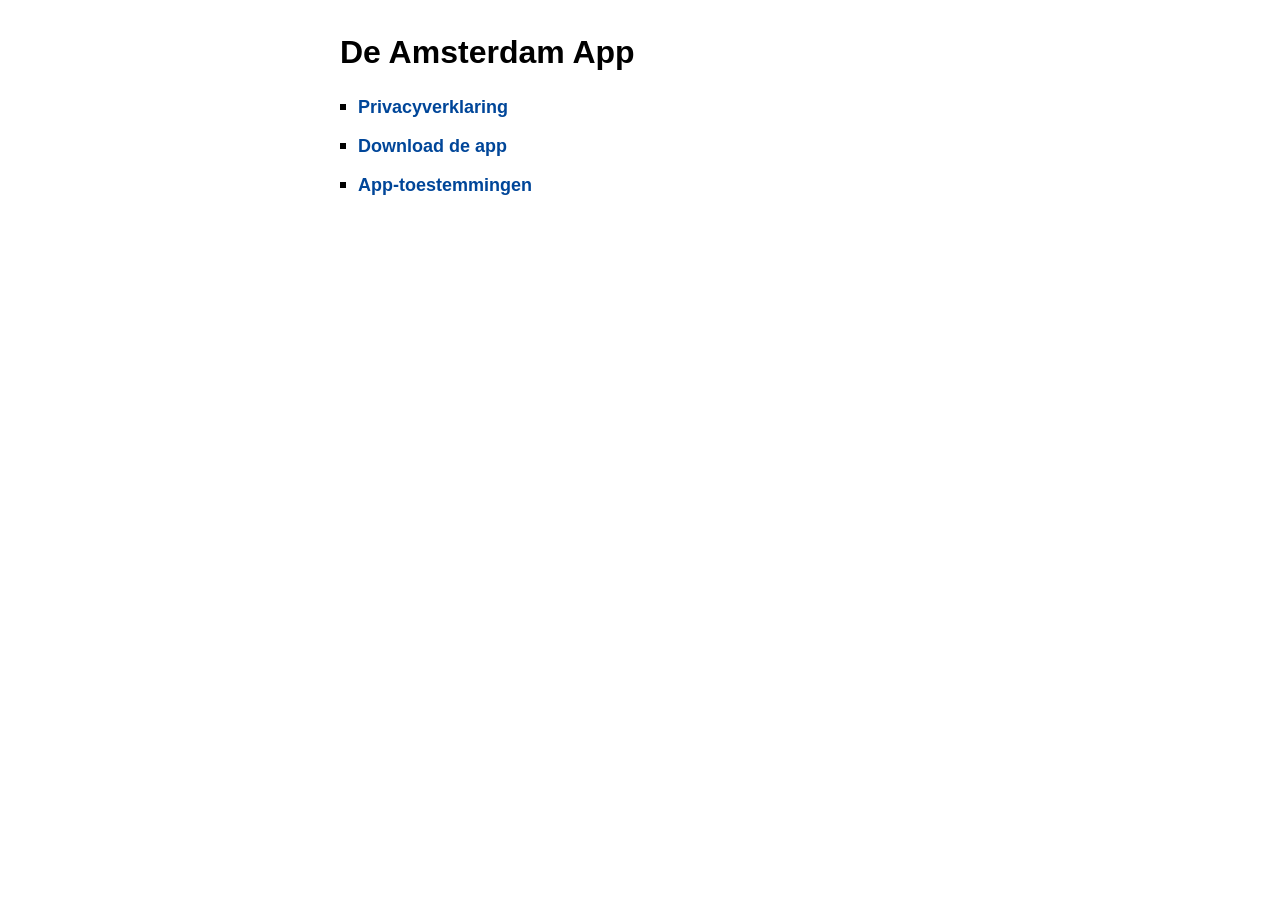
<file: static/index.html>
<!DOCTYPE html>
<html lang="nl">
  <head>
    <title>Amsterdam App</title>
    <meta charset="utf-8" />
    <meta
      name="robots"
      content="noindex" />
    <meta
      name="viewport"
      content="width=device-width, initial-scale=1.0" />
    <link
      rel="stylesheet"
      href="main.css" />
  </head>

  <body>
    <div class="container">
      <article class="content">
        <div class="column">
          <h1>De Amsterdam App</h1>
          <ul class="list">
            <li class="listItem">
              <div class="listBullet"></div>
              <p class="body">
                <a href="privacyverklaring/">Privacyverklaring</a>
              </p>
            </li>
            <li class="listItem">
              <div class="listBullet"></div>
              <p class="body"><a href="download/">Download de app</a></p>
            </li>
            <li class="listItem">
              <div class="listBullet"></div>
              <p class="body">
                <a href="app-toestemmingen/">App-toestemmingen</a>
              </p>
            </li>
          </ul>
        </div>
      </article>
    </div>
  </body>
</html>
</file>
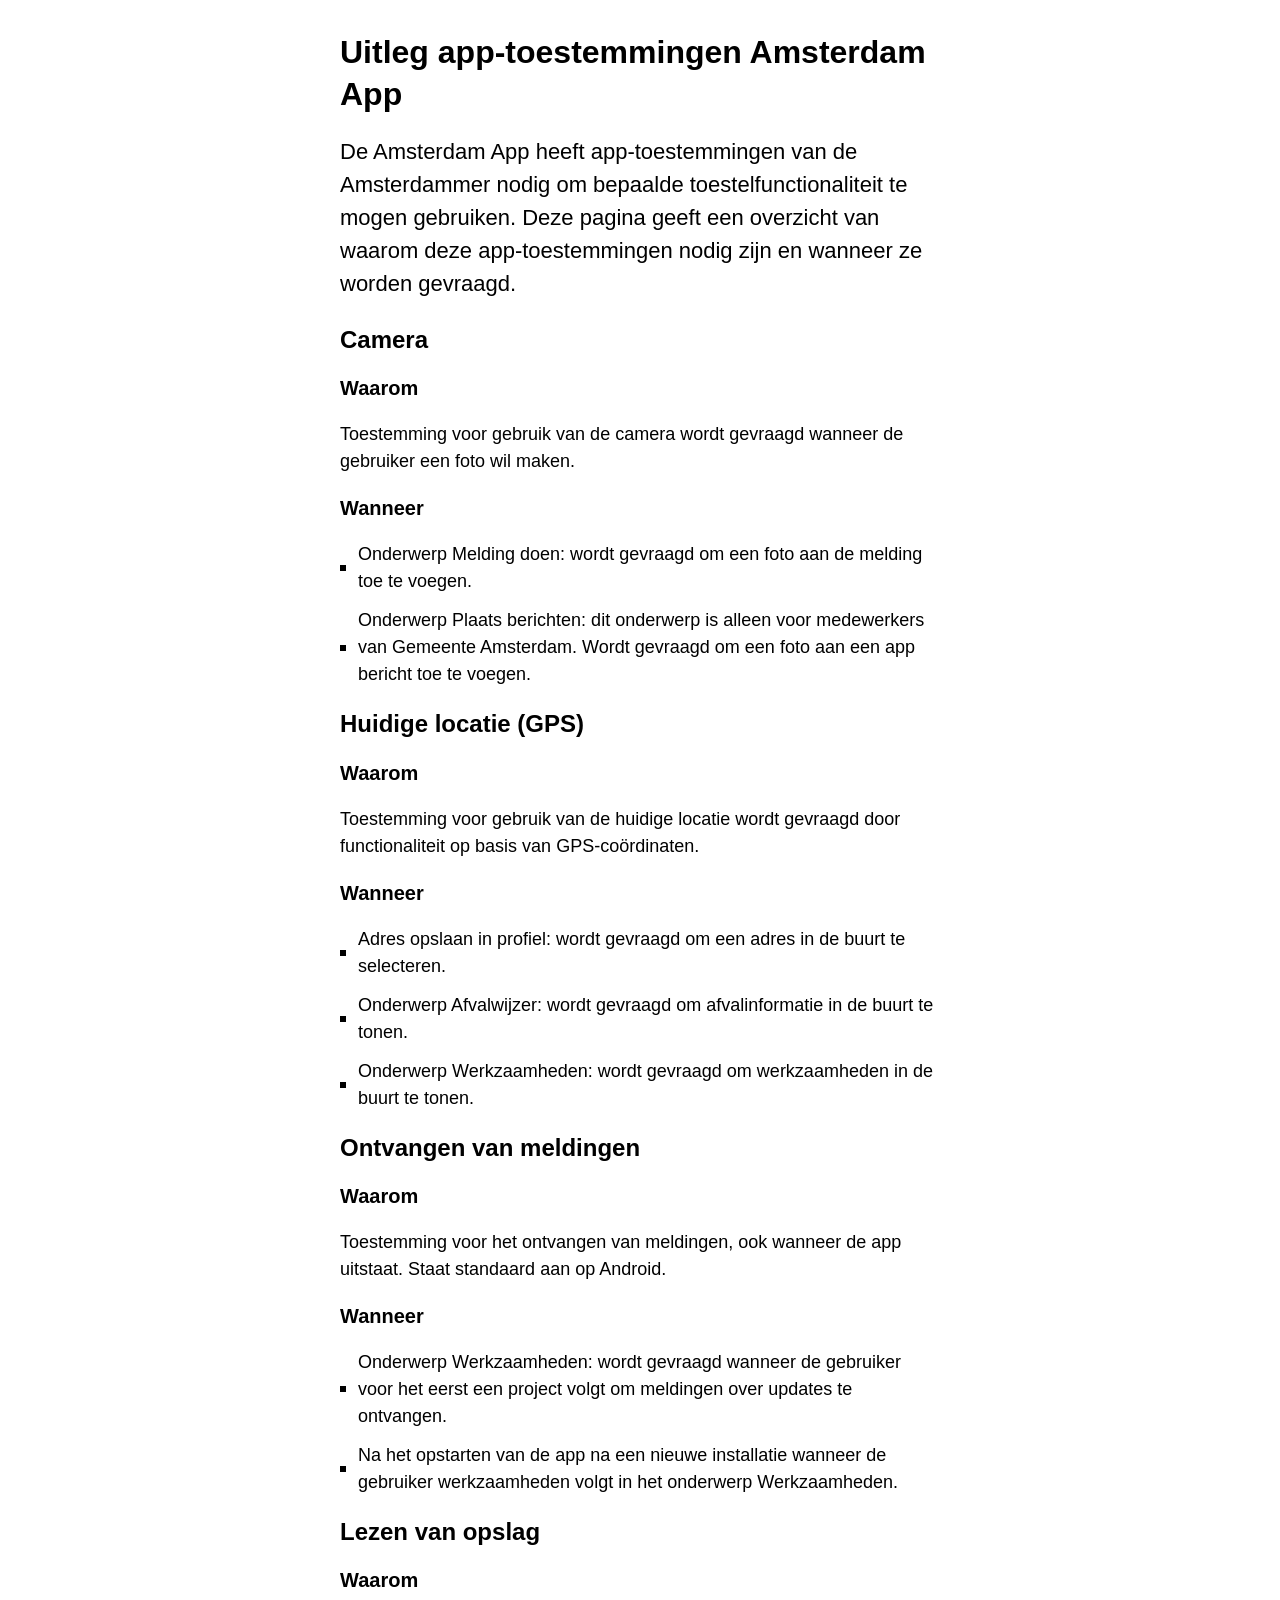
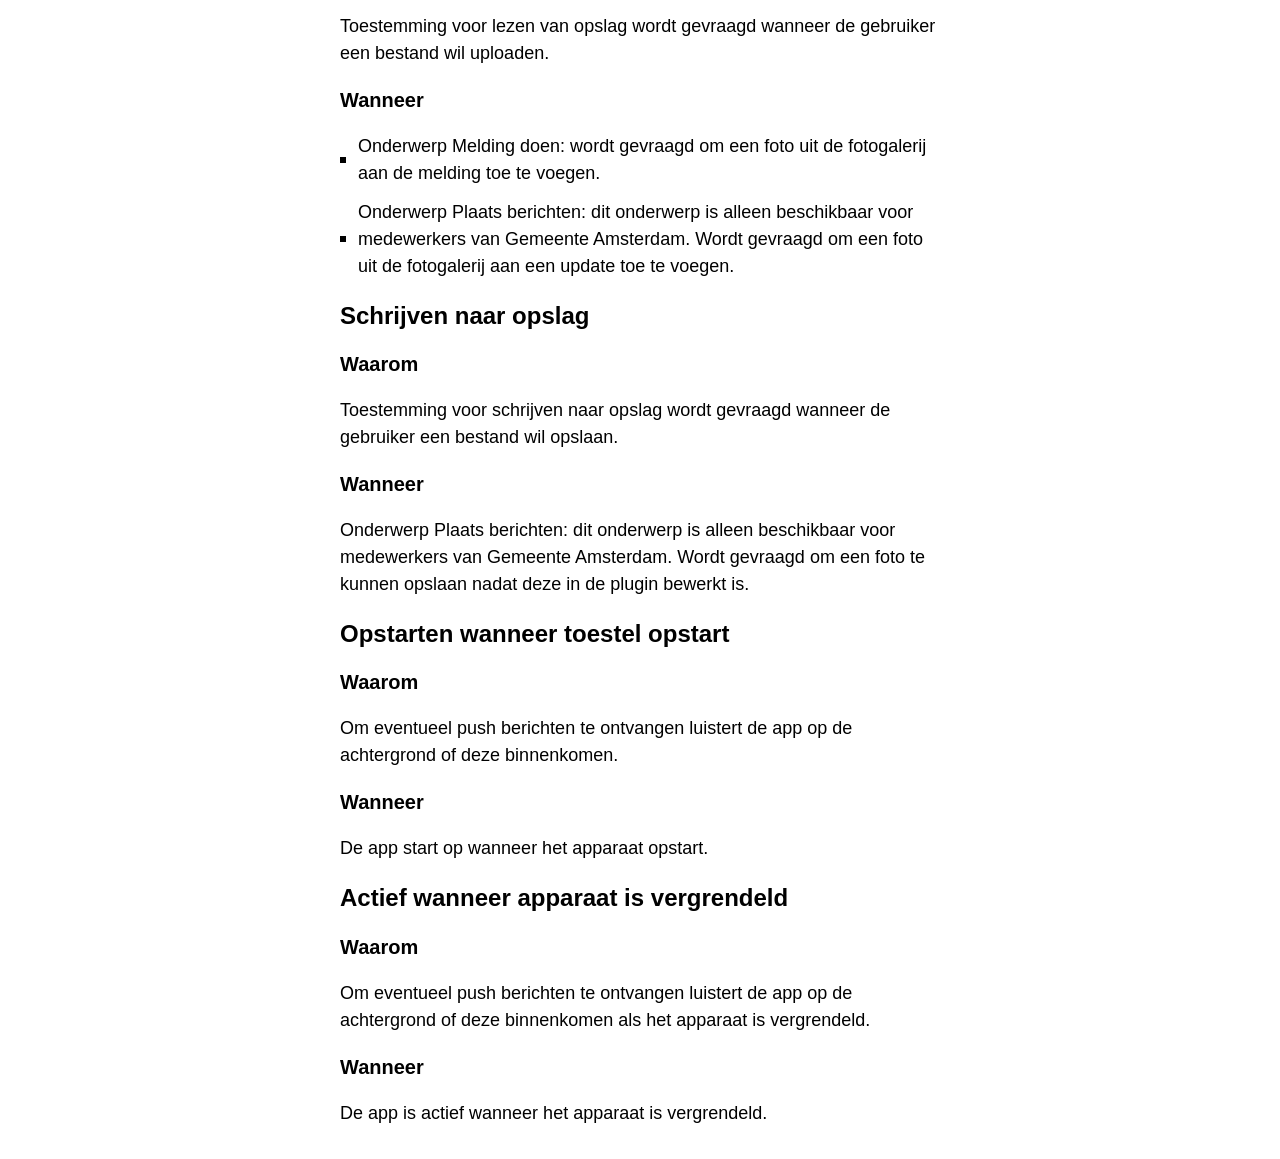
<file: static/app-toestemmingen/index.html>
<!DOCTYPE html>
<html lang="nl">
  <head>
    <title>Amsterdam App</title>
    <meta charset="utf-8" />
    <meta
      name="robots"
      content="noindex" />
    <meta
      name="viewport"
      content="width=device-width, initial-scale=1.0" />
    <link
      rel="stylesheet"
      href="../main.css" />
  </head>

  <body>
    <div class="container">
      <article class="content">
        <div class="column">
          <h1>Uitleg app-toestemmingen Amsterdam App</h1>
          <p class="intro">
            De Amsterdam App heeft app-toestemmingen van de Amsterdammer nodig
            om bepaalde toestelfunctionaliteit te mogen gebruiken. Deze pagina
            geeft een overzicht van waarom deze app-toestemmingen nodig zijn en
            wanneer ze worden gevraagd.
          </p>
        </div>
        <div class="column">
          <h3>Camera</h3>
          <h4>Waarom</h4>
          <p class="body">
            Toestemming voor gebruik van de camera wordt gevraagd wanneer de
            gebruiker een foto wil maken.
          </p>
          <h4>Wanneer</h4>
          <ul class="list">
            <li class="listItem">
              <div class="listBullet"></div>
              <p class="body">
                Onderwerp Melding doen: wordt gevraagd om een foto aan de
                melding toe te voegen.
              </p>
            </li>
            <li class="listItem">
              <div class="listBullet"></div>
              <p class="body">
                Onderwerp Plaats berichten: dit onderwerp is alleen voor
                medewerkers van Gemeente Amsterdam. Wordt gevraagd om een foto
                aan een app bericht toe te voegen.
              </p>
            </li>
          </ul>
          <h3>Huidige locatie (GPS)</h3>
          <h4>Waarom</h4>
          <p class="body">
            Toestemming voor gebruik van de huidige locatie wordt gevraagd door
            functionaliteit op basis van GPS-coördinaten.
          </p>
          <h4>Wanneer</h4>
          <ul class="list">
            <li class="listItem">
              <div class="listBullet"></div>
              <p class="body">
                Adres opslaan in profiel: wordt gevraagd om een adres in de
                buurt te selecteren.
              </p>
            </li>
            <li class="listItem">
              <div class="listBullet"></div>
              <p class="body">
                Onderwerp Afvalwijzer: wordt gevraagd om afvalinformatie in de
                buurt te tonen.
              </p>
            </li>
            <li class="listItem">
              <div class="listBullet"></div>
              <p class="body">
                Onderwerp Werkzaamheden: wordt gevraagd om werkzaamheden in de
                buurt te tonen.
              </p>
            </li>
          </ul>
          <h3>Ontvangen van meldingen</h3>
          <h4>Waarom</h4>
          <p class="body">
            Toestemming voor het ontvangen van meldingen, ook wanneer de app
            uitstaat. Staat standaard aan op Android.
          </p>
          <h4>Wanneer</h4>
          <ul class="list">
            <li class="listItem">
              <div class="listBullet"></div>
              <p class="body">
                Onderwerp Werkzaamheden: wordt gevraagd wanneer de gebruiker
                voor het eerst een project volgt om meldingen over updates te
                ontvangen.
              </p>
            </li>
            <li class="listItem">
              <div class="listBullet"></div>
              <p class="body">
                Na het opstarten van de app na een nieuwe installatie wanneer de
                gebruiker werkzaamheden volgt in het onderwerp Werkzaamheden.
              </p>
            </li>
          </ul>
          <h3>Lezen van opslag</h3>
          <h4>Waarom</h4>
          <p class="body">
            Toestemming voor lezen van opslag wordt gevraagd wanneer de
            gebruiker een bestand wil uploaden.
          </p>
          <h4>Wanneer</h4>
          <ul class="list">
            <li class="listItem">
              <div class="listBullet"></div>
              <p class="body">
                Onderwerp Melding doen: wordt gevraagd om een foto uit de
                fotogalerij aan de melding toe te voegen.
              </p>
            </li>
            <li class="listItem">
              <div class="listBullet"></div>
              <p class="body">
                Onderwerp Plaats berichten: dit onderwerp is alleen beschikbaar
                voor medewerkers van Gemeente Amsterdam. Wordt gevraagd om een
                foto uit de fotogalerij aan een update toe te voegen.
              </p>
            </li>
          </ul>
          <h3>Schrijven naar opslag</h3>
          <h4>Waarom</h4>
          <p class="body">
            Toestemming voor schrijven naar opslag wordt gevraagd wanneer de
            gebruiker een bestand wil opslaan.
          </p>
          <h4>Wanneer</h4>
          <p class="body">
            Onderwerp Plaats berichten: dit onderwerp is alleen beschikbaar voor
            medewerkers van Gemeente Amsterdam. Wordt gevraagd om een foto te
            kunnen opslaan nadat deze in de plugin bewerkt is.
          </p>
          <h3>Opstarten wanneer toestel opstart</h3>
          <h4>Waarom</h4>
          <p class="body">
            Om eventueel push berichten te ontvangen luistert de app op de
            achtergrond of deze binnenkomen.
          </p>
          <h4>Wanneer</h4>
          <p class="body">De app start op wanneer het apparaat opstart.</p>
          <h3>Actief wanneer apparaat is vergrendeld</h3>
          <h4>Waarom</h4>
          <p class="body">
            Om eventueel push berichten te ontvangen luistert de app op de
            achtergrond of deze binnenkomen als het apparaat is vergrendeld.
          </p>
          <h4>Wanneer</h4>
          <p class="body">
            De app is actief wanneer het apparaat is vergrendeld.
          </p>
        </div>
      </article>
    </div>
  </body>
</html>
</file>
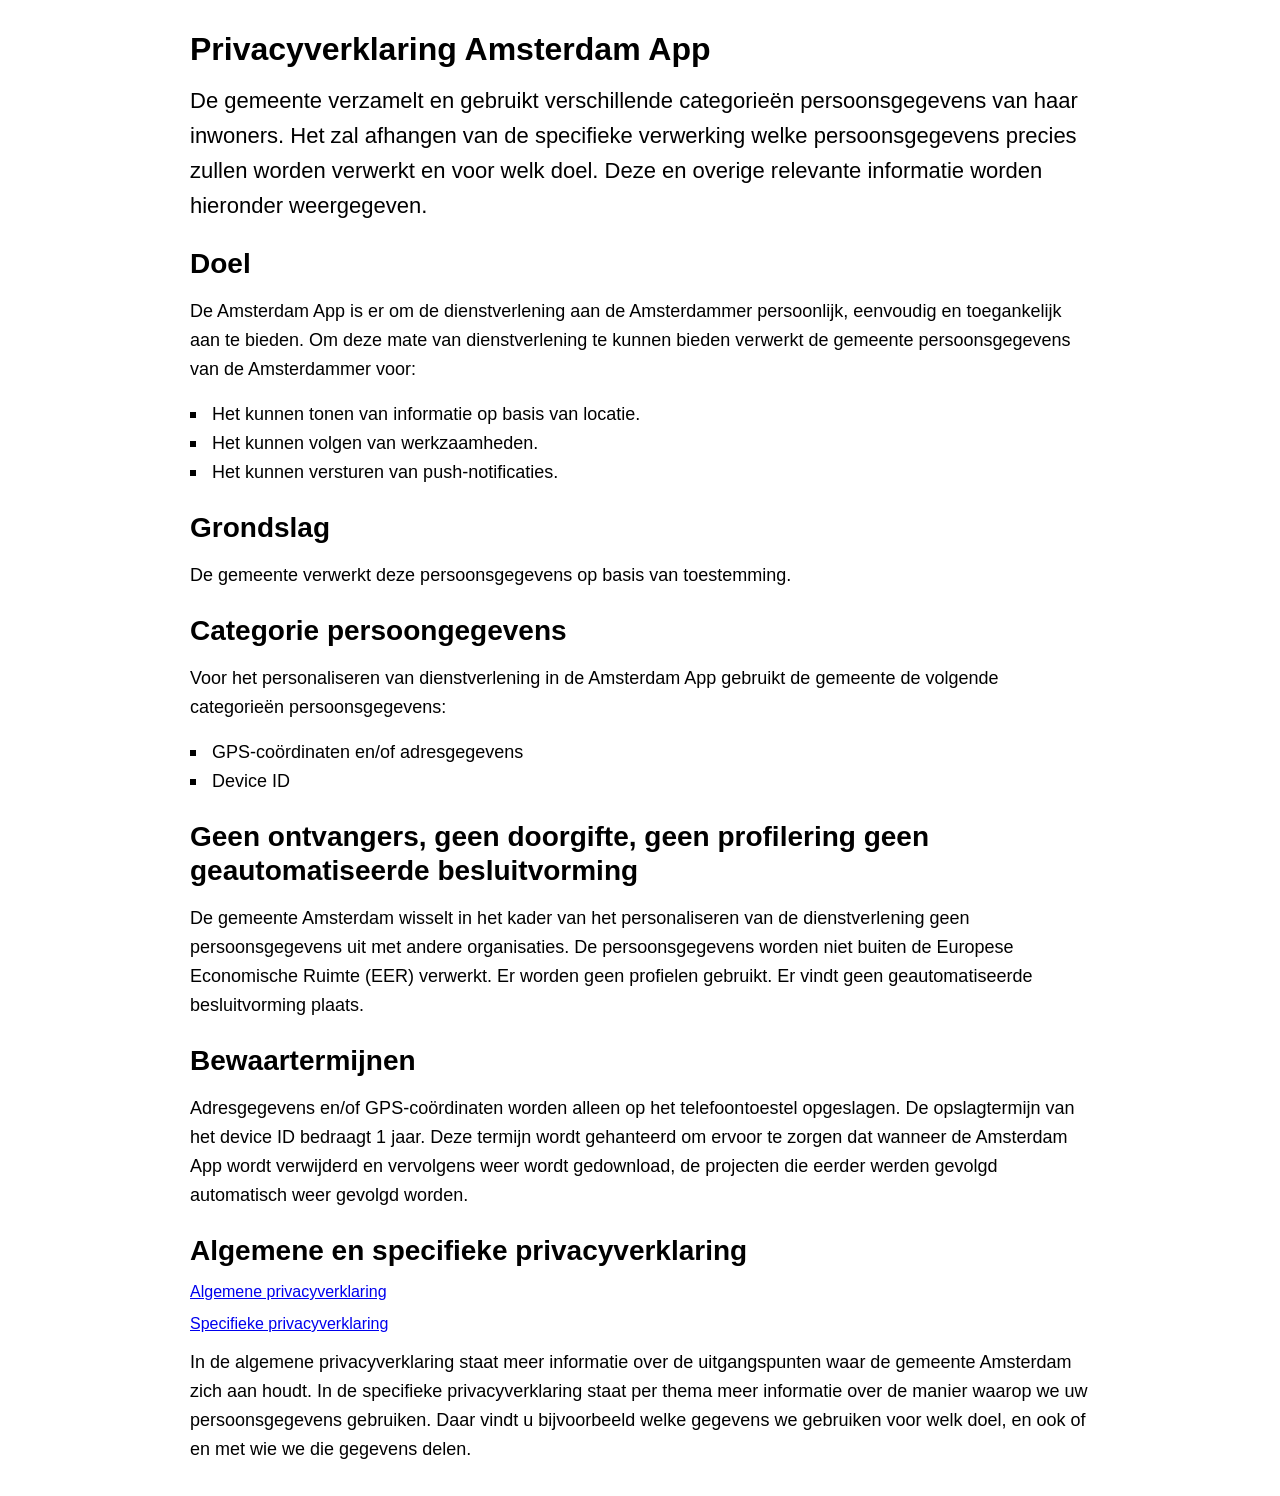
<file: static/privacy-statement/index.html>
<!DOCTYPE html>
<html lang="en">
<head>
    <meta charset="UTF-8">
    <meta name="viewport" content="width=device-width, initial-scale=1.0">
    <title>Amsterdam App | Privacy Verklaring</title>
</head>
<style>    
    html, body, div, span, applet, object, iframe,
    h1, h2, h3, h4, h5, h6, p, blockquote, pre,
    a, abbr, acronym, address, big, cite, code,
    del, dfn, em, img, ins, kbd, q, s, samp,
    small, strike, strong, sub, sup, tt, var,
    b, u, i, center,
    dl, dt, dd, ol, ul, li,
    fieldset, form, label, legend,
    table, caption, tbody, tfoot, thead, tr, th, td,
    article, aside, canvas, details, embed, 
    figure, figcaption, footer, header, hgroup, 
    menu, nav, output, ruby, section, summary,
    time, mark, audio, video {
        margin: 0;
        padding: 0;
        border: 0;
        font-size: 100%;
        font: inherit;
        vertical-align: baseline;
    }
    article, aside, details, figcaption, figure, 
    footer, header, hgroup, menu, nav, section {
        display: block;
    }
    body {
        line-height: 1;
    }
    ol, ul {
        list-style: none;
    }


    /* Custom CSS below */
    body {
        font-family: Arial, Helvetica, sans-serif;
    }
    
    .container {
        display: flex;
        justify-content: center;
        padding-top: 32px;
        padding-bottom: 32px;
    }
    .content {
        flex: 1;
        display: flex;
        flex-direction: column;
        gap: 24px;
        width: 100%;
        max-width: 900px;
    }
    
    .column {
        display: flex;
        flex-direction: column;
        gap: 16px;
    }
    
    h1 {
        font-size: 32px;
        line-height: 35px;
        font-weight: bold;
    }
    h2 {
        font-size: 28px;
        line-height: 34px;
        font-weight: bold;
    }
    
    .intro {
        font-size: 22px;
        line-height: 35px;
    }
    .body {
        font-size: 18px;
        line-height: 29px;
    }
    .listItem {
        display: flex;
        align-items: center;
        gap: 16px;
    }
    .listBullet {
        width: 6px;
        height: 6px;
        background-color: black;
    }
</style>
<body>
    <div class="container">
        <div class="content">
            <div class="column">
                <h1>Privacyverklaring Amsterdam App</h1>
                <p class="intro">De gemeente verzamelt en gebruikt verschillende categorieën persoonsgegevens van haar inwoners. Het zal afhangen van de specifieke verwerking welke persoonsgegevens precies zullen worden verwerkt en voor welk doel. Deze en overige relevante informatie worden hieronder weergegeven.
                </p>
            </div>
            <div class="column">
                <h2>Doel</h2>
                <p class="body">De Amsterdam App is er om de dienstverlening aan de Amsterdammer persoonlijk, eenvoudig en toegankelijk aan te bieden. Om deze mate van dienstverlening te kunnen bieden verwerkt de gemeente persoonsgegevens van de Amsterdammer voor:
                </p>
                <ul class="list">
                    <li class="listItem">
                        <div class="listBullet"></div>
                        <p class="body">Het kunnen tonen van informatie op basis van locatie.</p>
                    </li>
                    <li class="listItem">
                        <div class="listBullet"></div>
                        <p class="body">Het kunnen volgen van werkzaamheden.</p>
                    </li>
                    <li class="listItem">
                        <div class="listBullet"></div>
                        <p class="body">Het kunnen versturen van push-notificaties.</p>
                    </li>
                </ul>
            </div>
            <div class="column">
                <h2>Grondslag</h2>
                <p class="body">De gemeente verwerkt deze persoonsgegevens op basis van toestemming.
                </p>
            </div>
            <div class="column">
                <h2>Categorie persoongegevens</h2>
                <p class="body">Voor het personaliseren van dienstverlening in de Amsterdam App gebruikt de gemeente de volgende categorieën persoonsgegevens:
                </p>
                <ul class="list">
                    <li class="listItem">
                        <div class="listBullet"></div>
                        <p class="body">GPS-coördinaten en/of adresgegevens</p>
                    </li>
                    <li class="listItem">
                        <div class="listBullet"></div>
                        <p class="body">Device ID</p>
                    </li>
                </ul>
            </div>
            <div class="column">
                <h2>Geen ontvangers, geen doorgifte, geen profilering geen geautomatiseerde besluitvorming</h2>
                <p class="body">De gemeente Amsterdam wisselt in het kader van het personaliseren van de dienstverlening geen persoonsgegevens uit met andere organisaties. De persoonsgegevens worden niet buiten de Europese Economische Ruimte (EER) verwerkt. Er worden geen profielen gebruikt. Er vindt geen geautomatiseerde besluitvorming plaats.
                </p>
            </div>
            <div class="column">
                <h2>Bewaartermijnen</h2>
                <p class="body">Adresgegevens en/of GPS-coördinaten worden alleen op het telefoontoestel opgeslagen. De opslagtermijn van het device ID bedraagt 1 jaar. Deze termijn wordt gehanteerd om ervoor te zorgen dat wanneer de Amsterdam App wordt verwijderd en vervolgens weer wordt gedownload, de projecten die eerder werden gevolgd automatisch weer gevolgd worden.
                </p>
            </div>
            <div class="column">
                <h2>Algemene en specifieke privacyverklaring</h2>
                <a href="https://www.amsterdam.nl/privacy/privacyverklaring/" target="_blank">Algemene privacyverklaring</a>
                <a href="https://www.amsterdam.nl/privacy/specifieke/" target="_blank">Specifieke privacyverklaring</a>
                <p class="body">In de algemene privacyverklaring staat meer informatie over de uitgangspunten waar de gemeente Amsterdam zich aan houdt. In de specifieke privacyverklaring staat per thema meer informatie over de manier waarop we uw persoonsgegevens gebruiken. Daar vindt u bijvoorbeeld welke gegevens we gebruiken voor welk doel, en ook of en met wie we die gegevens delen.
                </p>
            </div>
        </div>
    </div>
</body>
</html>
</file>
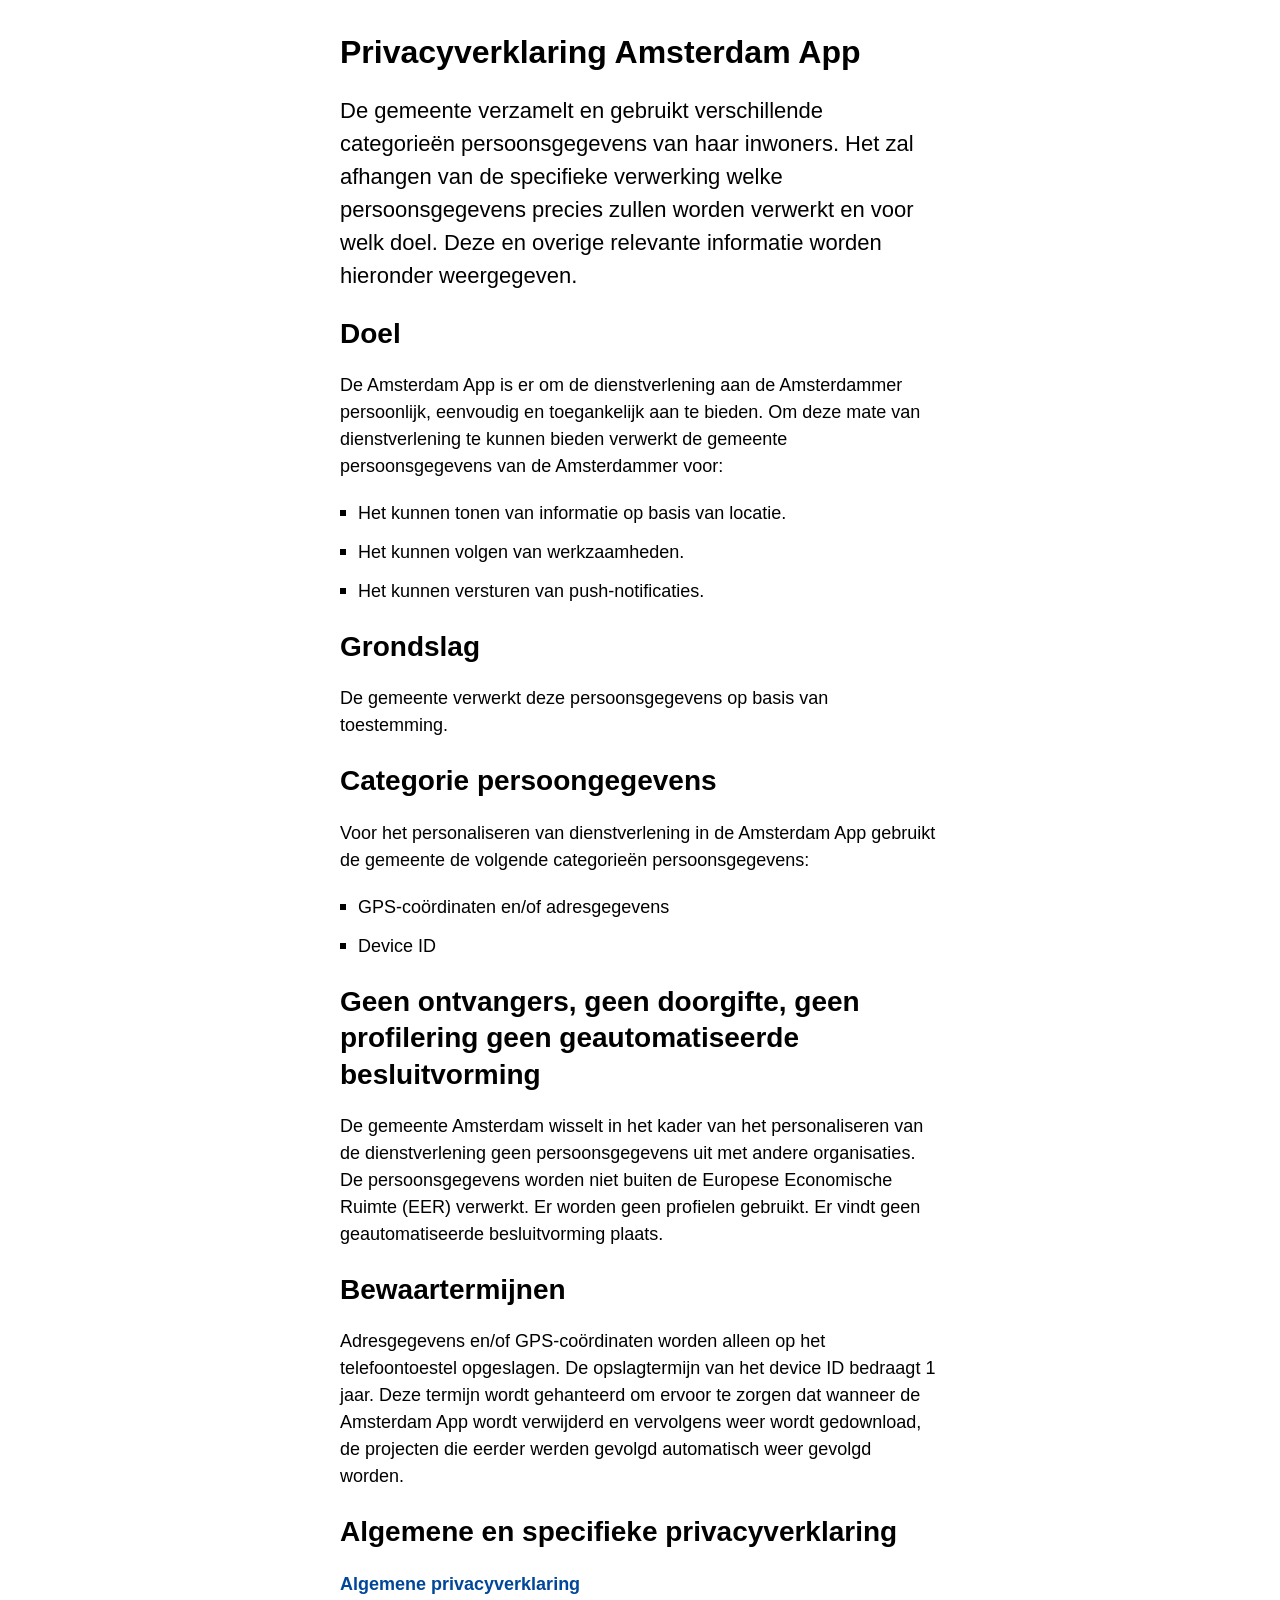
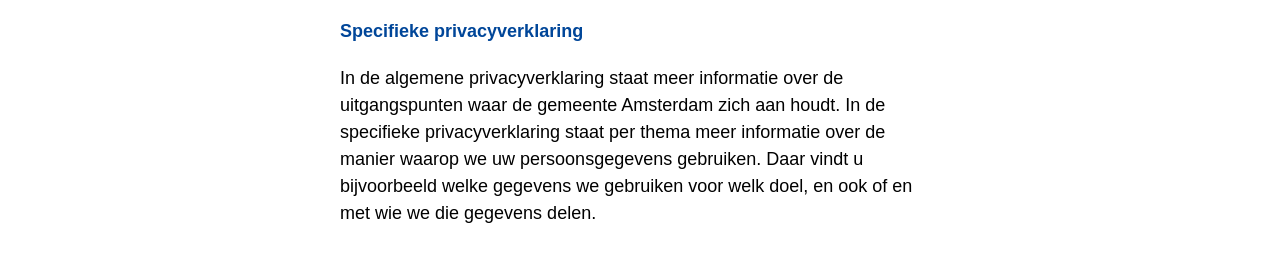
<file: static/privacyverklaring/index.html>
<!doctype html>
<html lang="nl">

<head>
  <title>Amsterdam App</title>
  <meta charset="utf-8" />
  <meta name="robots" content="noindex" />
  <meta name="viewport" content="width=device-width, initial-scale=1.0">
  <link rel="stylesheet" href="../main.css">
</head>

<body>

  <body>
    <div class="container">
      <article class="content">
        <div class="column">
          <h1>Privacyverklaring Amsterdam App</h1>
          <p class="intro">De gemeente verzamelt en gebruikt verschillende categorieën persoonsgegevens van
            haar inwoners. Het zal afhangen van de specifieke verwerking welke persoonsgegevens precies
            zullen worden verwerkt en voor welk doel. Deze en overige relevante informatie worden hieronder
            weergegeven.
          </p>
        </div>
        <div class="column">
          <h2>Doel</h2>
          <p class="body">De Amsterdam App is er om de dienstverlening aan de Amsterdammer persoonlijk,
            eenvoudig en toegankelijk aan te bieden. Om deze mate van dienstverlening te kunnen bieden
            verwerkt de gemeente persoonsgegevens van de Amsterdammer voor:
          </p>
          <ul class="list">
            <li class="listItem">
              <div class="listBullet"></div>
              <p class="body">Het kunnen tonen van informatie op basis van locatie.</p>
            </li>
            <li class="listItem">
              <div class="listBullet"></div>
              <p class="body">Het kunnen volgen van werkzaamheden.</p>
            </li>
            <li class="listItem">
              <div class="listBullet"></div>
              <p class="body">Het kunnen versturen van push-notificaties.</p>
            </li>
          </ul>
        </div>
        <div class="column">
          <h2>Grondslag</h2>
          <p class="body">De gemeente verwerkt deze persoonsgegevens op basis van toestemming.
          </p>
        </div>
        <div class="column">
          <h2>Categorie persoongegevens</h2>
          <p class="body">Voor het personaliseren van dienstverlening in de Amsterdam App gebruikt de gemeente
            de volgende categorieën persoonsgegevens:
          </p>
          <ul class="list">
            <li class="listItem">
              <div class="listBullet"></div>
              <p class="body">GPS-coördinaten en/of adresgegevens</p>
            </li>
            <li class="listItem">
              <div class="listBullet"></div>
              <p class="body">Device ID</p>
            </li>
          </ul>
        </div>
        <div class="column">
          <h2>Geen ontvangers, geen doorgifte, geen profilering geen geautomatiseerde besluitvorming</h2>
          <p class="body">De gemeente Amsterdam wisselt in het kader van het personaliseren van de
            dienstverlening geen persoonsgegevens uit met andere organisaties. De persoonsgegevens worden
            niet buiten de Europese Economische Ruimte (EER) verwerkt. Er worden geen profielen gebruikt. Er
            vindt geen geautomatiseerde besluitvorming plaats.
          </p>
        </div>
        <div class="column">
          <h2>Bewaartermijnen</h2>
          <p class="body">Adresgegevens en/of GPS-coördinaten worden alleen op het telefoontoestel opgeslagen.
            De opslagtermijn van het device ID bedraagt 1 jaar. Deze termijn wordt gehanteerd om ervoor te
            zorgen dat wanneer de Amsterdam App wordt verwijderd en vervolgens weer wordt gedownload, de
            projecten die eerder werden gevolgd automatisch weer gevolgd worden.
          </p>
        </div>
        <div class="column">
          <h2>Algemene en specifieke privacyverklaring</h2>
          <a href="https://www.amsterdam.nl/privacy/privacyverklaring/">Algemene
            privacyverklaring</a>
          <a href="https://www.amsterdam.nl/privacy/specifieke/">Specifieke
            privacyverklaring</a>
          <p class="body">In de algemene privacyverklaring staat meer informatie over de uitgangspunten waar
            de gemeente Amsterdam zich aan houdt. In de specifieke privacyverklaring staat per thema meer
            informatie over de manier waarop we uw persoonsgegevens gebruiken. Daar vindt u bijvoorbeeld
            welke gegevens we gebruiken voor welk doel, en ook of en met wie we die gegevens delen.
          </p>
        </div>
      </article>
    </div>
  </body>

</html>
</file>
<file: static/main.css>
html, body, div, span, applet, object, iframe,
h1, h2, h3, h4, h5, h6, p, blockquote, pre,
a, abbr, acronym, address, big, cite, code,
del, dfn, em, img, ins, kbd, q, s, samp,
small, strike, strong, sub, sup, tt, var,
b, u, i, center,
dl, dt, dd, ol, ul, li,
fieldset, form, label, legend,
table, caption, tbody, tfoot, thead, tr, th, td,
article, aside, canvas, details, embed, 
figure, figcaption, footer, header, hgroup, 
menu, nav, output, ruby, section, summary,
time, mark, audio, video {
    margin: 0;
    padding: 0;
    border: 0;
    font-size: 100%;
    font: inherit;
    vertical-align: baseline;
}
article, aside, details, figcaption, figure, 
footer, header, hgroup, menu, nav, section {
    display: block;
}
body {
    line-height: 1;
}
ol, ul {
    list-style: none;
    display: flex;
    flex-direction: column;
    gap: 1.2rem;
}

/* Custom CSS below */
html {
    text-rendering: optimizeLegibility;
    -webkit-font-smoothing: antialiased;
    font-family: Arial, Helvetica, sans-serif;    
    font-size: 62.5%;
}
body {
    font-size: 1.8rem;
    line-height: 1.5;
}

.container {
    display: flex;
    justify-content: center;
    padding: 3.2rem 2.4rem;
}
.content {
    flex: 1;
    display: flex;
    flex-direction: column;
    gap: 2.4rem;
    width: 100%;
    max-width: 60rem;
}
.column {
    display: flex;
    flex-direction: column;
    gap: 2rem;
}
h1 {
    font-size: 3.2rem;
    line-height: 1.3;
    font-weight: bold;
}
h2 {
    font-size: 2.8rem;
    line-height: 1.3;
    font-weight: bold;
}
h3 {
    font-size: 2.4rem;
    line-height: 1.3;
    font-weight: bold;
}
h4 {
    font-size: 2rem;
    line-height: 1.3;
    font-weight: bold;
}
.intro {
    font-size: 2.2rem;
}
.listItem {
    display: flex;
    align-items: center;
    gap: 1.2rem;
}
.listBullet {
    flex-shrink: 0;
    width: .6rem;
    height: .6rem;
    background-color: black;
}
a:link,
a:visited {
    font-weight: bold;
    text-decoration: none;
    color: #004699;
}
a:hover,
a:focus,
a:active {
    text-decoration: underline;
}
</file>
